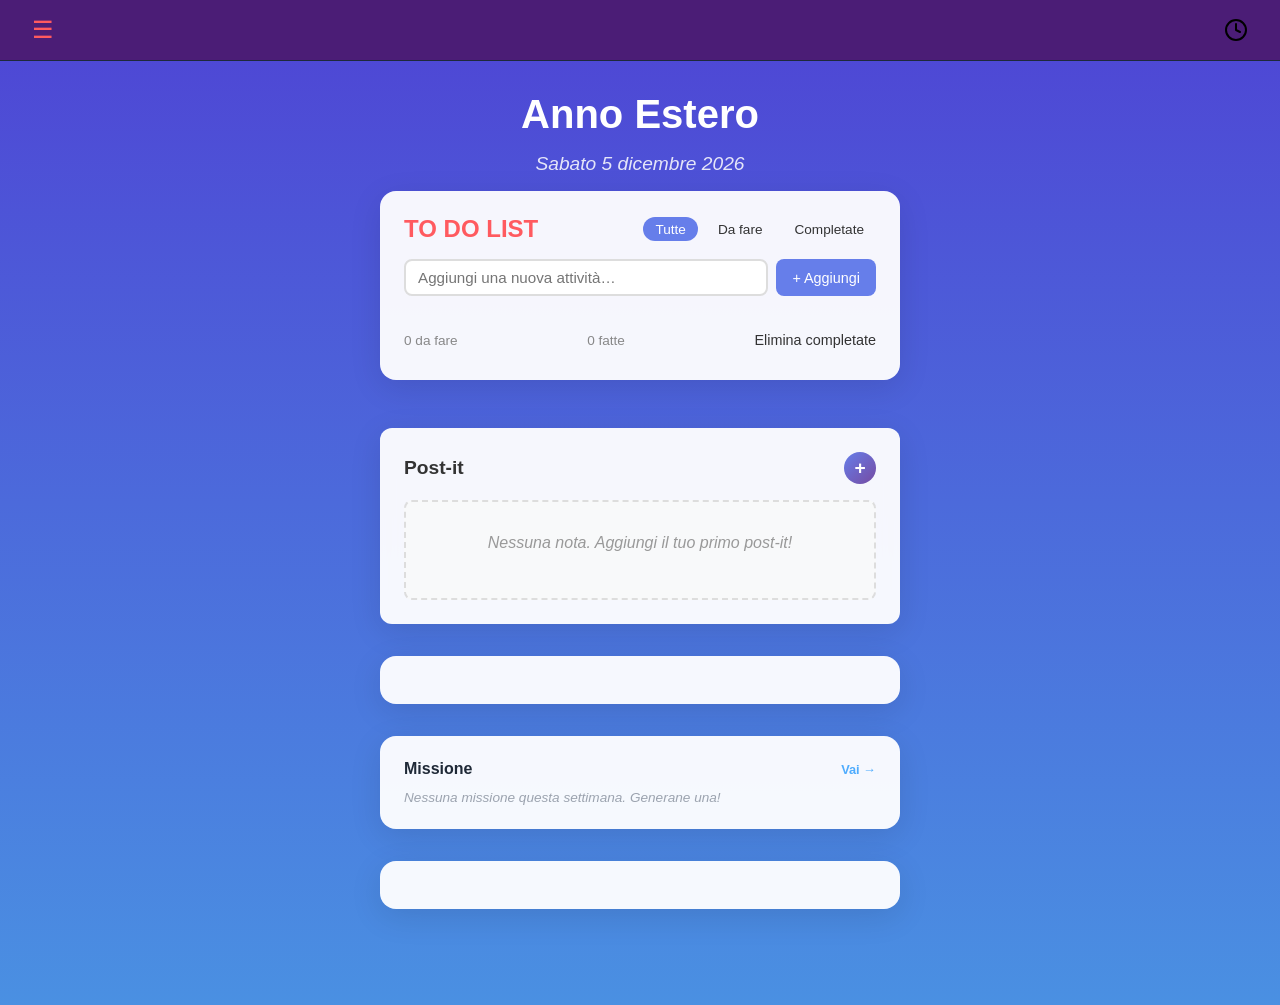
<file: index.html>
<!DOCTYPE html>
<html lang="it">
<head>
    <meta charset="UTF-8">
    <meta name="viewport" content="width=device-width, initial-scale=1.0">
    <title>Anno Estero</title>
    <link rel="stylesheet" href="style.css">
    <link rel="stylesheet" href="home/widget/postit/postit.css">
    <link rel="stylesheet" href="home/widget/todo/todo.css">
    <link rel="stylesheet" href="home/widget/clock/count.css">
    <link rel="stylesheet" href="obiet/obiet/obiet.css">
    <link rel="stylesheet" href="home/widget/missioni/missioni.css">
    <link rel="stylesheet" href="home/widget/video/video.css">
</head>
<body> 

    <!-- Navbar --> 
    <nav class="navbar">
        <div class="navbar-container" id="navbar">
            <!-- Hamburger Menu -->
                <button id="hamburger">☰</button>
                <ul id="menu-list" class="nascosto">
                    <li><a href="#home">Home</a></li>
                    <li><a href="#obiettivi">Obiettivi</a></li>
                    <li><a href="#missioni">Missioni</a></li>
                    <li><a href="#video">Video</a></li>
                    <li><a href="#foto">Foto</a></li>
                    <li><a href="#momenti">Momenti</a></li>
                    <li><a href="#oggi-voglio-dirti">Oggi Voglio Dirti</a></li>
                    <li><a href="#ricordi">Ricordi</a></li>
                    <li><a href="#ti-sto-pensando-con">Ti sto pensando con</a></li>
                    <li><a href="#playlist">Playlist</a></li>
                </ul>

            <!-- Timer/Clock Icon Button -->
            <button class="clock-icon" id="clockIcon" aria-label="Mostra countdown">
                <img src="icons/clock.svg" alt="Icona orologio">
            </button>

            <!-- Countdown Popup -->
            <div class="countdown-popup" id="countdown-popup" style="display: none;">
                <div class="cd-card" role="region" aria-label="Conto alla rovescia per il Ritorno">
                    <!-- HEADER -->
                    <header class="cd-header">
                        <h1 class="cd-title">Ritorno</h1>
                        <span class="cd-dot" aria-hidden="true"></span>
                    </header>
                    <!-- COUNTDOWN -->
                    <div class="cd-grid" aria-live="polite" aria-atomic="true">
                        <div class="cd-unit">
                            <span class="cd-num" id="cd-giorni">---</span>
                            <span class="cd-lbl">Giorni</span>
                        </div>
                        <div class="cd-unit">
                            <span class="cd-num" id="cd-ore">--</span>
                            <span class="cd-lbl">Ore</span>
                        </div>
                        <div class="cd-unit">
                            <span class="cd-num" id="cd-min">--</span>
                            <span class="cd-lbl">Minuti</span>
                        </div>
                        <div class="cd-unit">
                            <span class="cd-num" id="cd-sec">--</span>
                            <span class="cd-lbl">Secondi</span>
                        </div>
                    </div>
                    <!-- FOOTER -->
                    <footer class="cd-footer">
                        <!-- Data target + label -->
                        <div class="cd-tempo">
                            <span class="cd-tempo-tag">Tempo rimanente </span>
                            <span class="cd-tempo-date" id="cd-subtitle"></span>
                        </div>
                        <!-- Switcher fuso orario -->
                        <div class="cd-tz-wrap">
                            <button class="cd-tz-btn" id="cd-tz-btn" aria-haspopup="listbox" aria-label="Seleziona fuso orario">
                                <span class="cd-tz-flag" id="cd-tz-flag">🇮🇹</span>
                                <span class="cd-tz-name" id="cd-tz-name">Italia</span>
                                <span class="cd-tz-arrow" aria-hidden="true">▲</span>
                            </button>
                            <!-- Dropdown -->
                            <div class="cd-tz-menu" id="cd-tz-menu" role="listbox" aria-label="Fusi orari disponibili">
                                <!-- opzioni generate dinamicamente da script.js (CONFIG.fusuOrari) -->
                            </div>
                        </div>
                    </footer>
                </div><!-- /.cd-card -->
            </div>
        </div>
    </nav>
    <!-- SLIDE -->
    <!-- Home -->
    <section class="slide-home" id="home">
        <div class="home-content">

            <!-- Titolo -->
            <h1 class="home-title">Anno Estero</h1>

            <!-- Giorno (aggiornato dinamicamente via JS) -->
            <p class="home-day" id="current-day"></p>

            <!-- Widget: To Do List -->
            <div class="widget" id="todo-widget">
                <div class="todo-header">
                    <span class="todo-title">TO DO LIST</span>
                    <div class="filter-menu">
                        <button class="filter-btn active" data-f="all">Tutte</button>
                        <button class="filter-btn" data-f="open">Da fare</button>
                        <button class="filter-btn" data-f="done">Completate</button>
                    </div>
                </div>
                <div class="input-banner">
                    <input type="text" id="new-task" placeholder="Aggiungi una nuova attività…" />
                    <button id="add-btn">+ Aggiungi</button>
                </div>
                <div class="task-list" id="task-list"></div>
                <div class="todo-footer">
                    <span id="b-open">0 da fare</span>
                    <span id="b-done">0 fatte</span>
                    <button id="clear-completed">Elimina completate</button>
                </div>
            </div>

            <!-- Widget: Post-it / Promemoria -->
            <div class="widget postit-section" id="postit-widget">
                <div class="postit-sec-header">
                    <span class="postit-sec-title">Post-it</span>
                    <button class="postit-add-btn" id="postit-open">+</button>
                </div>
                <div class="postit-container">
                    <div class="postit-grid" id="postit-grid">
                        <div class="postit-empty" id="postit-empty">Nessuna nota. Aggiungi il tuo primo post-it!</div>
                    </div>
                </div>
            </div>

            <!-- Modal Post-it -->
            <div class="postit-overlay" id="postit-overlay">
                <div class="postit-modal">
                    <div class="postit-modal-title">Nuova nota</div>
                    <textarea id="postit-textarea" placeholder="Scrivi la tua nota..."></textarea>
                    <div class="postit-color-row">
                        <span class="postit-color-lbl">Colore:</span>
                        <div class="postit-dot yellow sel" data-color="yellow" style="background:#FFF176"></div>
                        <div class="postit-dot green" data-color="green" style="background:#C8E6C9"></div>
                        <div class="postit-dot pink" data-color="pink" style="background:#F8BBD0"></div>
                        <div class="postit-dot blue" data-color="blue" style="background:#BBDEFB"></div>
                        <div class="postit-dot orange" data-color="orange" style="background:#FFE0B2"></div>
                    </div>
                    <div class="postit-modal-actions">
                        <button class="postit-btn-cancel" id="postit-close">Annulla</button>
                        <button class="postit-btn-save" id="postit-save">Salva</button>
                    </div>
                </div>
            </div>

            <!-- Widget: Obiettivi (dati dall'altra scheda) -->
            <div class="widget" id="obiettivi-widget">

            </div>

            <!-- Widget: Missione (dati dall'altra scheda) -->
            <div class="widget" id="missione-widget"></div>

            <!-- Widget: Immagine del giorno (dati dall'altra scheda) -->
            <div class="widget" id="immagine-del-giorno"></div>

        </div>
    </section>

    <!-- Obiettivi -->
    <section class="slide-obiettivi" id="obiettivi">
        <div class="obiettivi-content">

            <!-- Titolo -->
            <h1 class="obiettivi-title">Obiettivi</h1>
            <!--da fare-->
            <!-- Settimana a partire dalla data segnata nel js (aggiornato dinamicamente via JS) -->
            <p class="obiet-set" id="current-set"></p>
            <!-- Widget Inserimento Obiettivi -->

                <div class="widget" id="widget-obiettivi">
                    <div class="widget-header">
                        <h1 class="widget-title">Obiettivi</h1>
                        <div class="widget-counter"><span id="doneCount">0</span> / 5 completati</div>
                    </div>

                    <div class="obiettivi-list" id="list">
                    <!-- generati da main.js -->
                    </div>

                    <div class="widget-footer">
                    <div class="progress-bar-wrap">
                        <div class="progress-bar" id="progress"></div>
                    </div>
                    <div class="progress-label"><span id="pct">0</span>%</div>
                    <button class="save-btn" id="saveBtn">Salva</button>
                    </div>
                </div>
                <div class="toast" id="toast">Obiettivi salvati ✓</div>
            <!-- Andamento obiettivi della settimana -->
                <div class="widget" id="widget-andamento">
                    <!-- visione linea percentuale obiettivi altro utente andamento obiettivi settimana -->
                     <div class="widget-header">
                        <h1 class="widget-title">Andamento Obiettivi</h1>
                        <select id="user-select" class="user-select">
                            <option value="current">Utente corrente</option>
                            <option value="user1">Utente 1</option>
                            <option value="user2">Utente 2</option>
                        </select>
                    </div>
                     <div class="widget-ob-other">
                        <div class="progress-bar-wrap">
                            <div class="progress-bar" id="progress-andamento"></div>
                        </div>
                        <div class="progress-label"><span id="pct-andamento">0</span>%</div>
                    </div>
                    </div>
                </div>

            <!-- Lista Obiettivi completa con aggiunta di filtro -->
             <div class="widget" id="widget-lista">
                <div class="widget-header">
                    <h1 class="widget-title">Lista Obiettivi</h1>
                    <select id="filter-select" class="filter-select">
                        <option value="all">Tutti</option>
                        <option value="done">Completati</option>
                        <option value="open">Da fare</option>
                    </select>
                </div>
                <div class="lista-obiettivi" id="lista-obiettivi">
                    <!-- Gli obiettivi filtrati verranno inseriti qui dinamicamente -->
                </div>
             </div>

        </div>
    </section>

    <!-- Missioni -->
    <section class="slide-missioni" id="missioni">
        <div class="missioni-content">

            <!-- Header -->
            <div class="ms-header">
                <h2 class="ms-title">Missioni</h2>
                <p class="ms-subtitle">Ogni settimana una nuova sfida da fare insieme.</p>
                <p class="ms-week-label" id="ms-week-label"></p>
            </div>

            <!-- Missione corrente -->
            <div class="ms-current-section" id="ms-current-section">

                <!-- Stato A: nessuna missione → bottone genera -->
                <div class="ms-generate-area" id="ms-generate-area">
                    <p class="ms-cta-text">Nessuna missione per questa settimana!</p>
                    <button class="ms-generate-btn" id="ms-generate-btn">🎲 Genera Missioni</button>
                </div>

                <!-- Stato B: 3 scelte -->
                <div class="ms-choices" id="ms-choices" style="display:none">
                    <p class="ms-pick-label">Scegli la tua missione:</p>
                    <div class="ms-choices-grid" id="ms-choices-grid"></div>
                    <div class="ms-choices-back">
                        <button class="ms-back-btn" id="ms-back-btn">← Torna indietro</button>
                    </div>
                </div>

                <!-- Stato C: missione attiva -->
                <div id="ms-active" style="display:none">
                    <div class="ms-active-card" id="ms-active-card"></div>
                    <button class="ms-change-btn" id="ms-change-btn">↻ Genera nuova missione</button>
                </div>

            </div>

            <!-- Storico missioni -->
            <!-- <div class="widget" id="widget-ms"> -->
                <div class="ms-history-section">
                    <h3 class="ms-history-title">Storico Missioni</h3>
                    <div class="ms-history-list" id="ms-history-list"></div>
                    <div class="ms-history-empty" id="ms-history-empty" style="display:none">Nessuna missione in archivio ancora.</div>
                </div>
            <!-- </div> -->

        </div>
    </section>

    <!-- Video -->
    <section class="slide-video" id="video">
        <div class="video-content">

            <!-- Header -->
            <div class="vd-page-header">
                <h2 class="vd-page-title">Video</h2>
                <p class="vd-page-subtitle">I vostri momenti in movimento.</p>
            </div>

            <!-- Widget: Galleria (Slideshow) -->
            <div class="vd-widget">
                <div class="vd-widget-label">Galleria</div>
                <div style="position:relative">
                    <div class="vd-slideshow-wrap" id="vd-slideshow-wrap">
                        <div class="vd-slide-placeholder">
                            <div class="vd-slide-play-icon">🎬</div>
                            <span class="vd-slide-ph-title">Caricamento...</span>
                        </div>
                    </div>
                    <button class="vd-arrow vd-arrow-prev" id="vd-arrow-prev" aria-label="Precedente">‹</button>
                    <button class="vd-arrow vd-arrow-next" id="vd-arrow-next" aria-label="Successivo">›</button>
                </div>
                <div class="vd-dots" id="vd-dots"></div>
            </div>

            <!-- Widget: Aggiungi video -->
            <div class="vd-widget">
                <div class="vd-widget-label">Aggiungi video</div>
                <div class="vd-add-area" id="vd-add-area" role="button" tabindex="0"
                     aria-label="Aggiungi un video dalla tua galleria">
                    <div class="vd-add-plus">+</div>
                    <div class="vd-add-text">Aggiungi un video</div>
                    <div class="vd-add-hint">Tocca per scegliere dalla tua galleria</div>
                </div>
                <div class="vd-local-preview">
                    <div id="vd-local-list"></div>
                </div>
                <input type="file" id="vd-file-input" accept="video/*" multiple style="display:none">
            </div>

            <!-- Widget: Tutti i video -->
            <div class="vd-widget">
                <div class="vd-widget-label">Tutti i video</div>
                <div class="vd-filter-row" id="vd-filter-row"></div>
                <div class="vd-grid" id="vd-grid"></div>
                <button class="vd-load-more" id="vd-load-more" style="display:none">Carica altri</button>
            </div>

            <!-- Widget: Video della settimana -->
            <div class="vd-widget">
                <div class="vd-widget-label">
                    <span class="vd-weekly-badge">🏆 Video della settimana</span>
                </div>
                <div id="vd-weekly-container"></div>
            </div>

        </div>

        <!-- Modal player -->
        <div class="vd-player-overlay" id="vd-player-overlay">
            <div class="vd-player-box">
                <button class="vd-player-close" id="vd-player-close" aria-label="Chiudi">✕</button>
                <div id="vd-player-content"></div>
            </div>
        </div>

    </section>

    <!-- Foto -->
    <section class="slide-foto" id="foto">
        <h2>Foto</h2>
        <p>Share and view photos together</p>
    </section>
    
    <!-- Momenti -->
    <section class="slide-momenti" id="momenti">
        <h2>Momenti</h2>
        <p>Share and view special moments together</p>
    </section>

    <!-- Oggi Voglio Dirti -->
    <section class="slide-oggi-voglio-dirti" id="oggi-voglio-dirti">
        <h2>Oggi Voglio Dirti</h2>
        <p>Share daily thoughts and feelings with each other</p>
    </section>

    <!-- Ricordi -->
    <section class="slide-ricordi" id="ricordi">
        <h2>Ricordi</h2>
        <p>Store and revisit your shared memories</p>
    </section>

    <!-- Ti sto pensando con -->
    <section class="slide-ti-sto-pensando-con" id="ti-sto-pensando-con">
        <h2>Ti sto pensando con</h2>
        <p>Share what you're thinking about each other</p>
    </section>

    <!-- Playlist -->
    <section class="slide-playlist" id="playlist">
        <h2>Playlist</h2>
        <p>Create and share playlists together</p>
    </section>


    <script src="app.js"></script>
    <script src="home/widget/postit/postit.js"></script>
    <script src="home/widget/clock/count.js"></script>
    <script src="obiet/obiet/obiet.js"> </script>
    <script src="utils.js"></script>
    <script src="home/widget/missioni/missioni.js"></script>
    <script src="home/widget/video/video.js"></script>
</body>
</html>
</file>
<file: style.css>
/* Style.css - Navbar and Main Styles */
:root{
    --navbar-bg: #4b1d76; 
    --colore-bordo: #1e293b;
    --corallo: #FF5A5F;
    --azzurro: #4A90E2;
    --indaco:#4E44D4;
    --giallo: #F5A623;
    --oro: #FFD700;
    --arancione: #FF7E5F;
    --white: #FFFFFF;
}

/*Reset and Base Styles*/
*, *::before, *::after {
  box-sizing: border-box;
  margin: 0;
  padding: 0;
}

body {
    font-family: -apple-system, BlinkMacSystemFont, 'Segoe UI', 'Roboto', 'Oxygen', 'Ubuntu', 'Cantarell', 'Fira Sans', 'Droid Sans', sans-serif;
    background-color: #f5f5f5;
    display: block;
    /*display: flexbox;*/
}

html {
  scroll-behavior: smooth;
}

a {
  text-decoration: none;
  color: inherit;
}

img {
  display: block;
  max-width: 100%;
}


/*
/*slide generica
.slide {
    width: 100%;
    height: 100%;
    display: flex;
    flex-direction: column;
    justify-content: center;
    align-items: center;
    text-align: center;
    z-index: 1;
    opacity: 0;
    pointer-events: none;
    transition: opacity var(--transition-slow);
    position: absolute;
    overflow-y: auto;
}
*/
/* Navbar Styles */
.navbar {
    background-color: var(--navbar-bg);
    position: fixed;
    top: 0;
    left: 0;
    right: 0;
    z-index: 1000;
    backdrop-filter: blur(12px);
    border-bottom: 1px solid var(--colore-bordo);
}

.navbar-container {
    display: flex;
    justify-content: space-between;
    align-items: center;
    padding: 1rem 1.5rem;
    max-width: 100%;
    height: 60px;
}

/* Hamburger Button */
#hamburger {
    cursor: pointer;
    background: none;
    border: none;
    font-size: 1.5rem;
    color: var(--corallo);
    padding: 0.5rem;
    transition: all 0.3s ease;
}

#hamburger:hover {
    color: #0066cc;
}

/* Menu List */
#menu-list {
    position: absolute;
    top: 3.75rem; /* Posizione sotto la navbar */
    left: 0;
    /*background-color: rgba(255, 255, 255, 0.8);*/
    background-color: #666; /* Colore grigio con trasparenza */
    backdrop-filter: blur(10px);
    -webkit-backdrop-filter: blur(10px);

    list-style: none;
    /*width: 100%;*/
    max-width: 250px;
    box-shadow: 0 4px 12px rgba(0, 0, 0, 0.15);
    border-radius: 4px;
    margin: 0;
    padding: 0;
    transition: all 0.3s ease;

    /**/
    background: rgba(255, 255, 255, 0.2);
    border-radius: 1rem;
    backdrop-filter: blur(10px);
    -webkit-backdrop-filter: blur(10px); /* Supporto Safari */
    border: 1px solid rgba(255, 255, 255, 0.3);
    /*padding: 1.75rem;*/
}
/*
#menu-list li {
    border-bottom: 1px solid #f0f0f0;
}*/

#menu-list li:last-child {
    border-bottom: none;
}

#menu-list a {
    display: block;
    padding: 1rem 1.5rem;
    color: #333;
    text-decoration: none;
    transition: all 0.2s ease;
}

#menu-list a:hover {
    /*background-color: #f0f0f0;*/
    color: #0066cc;
    padding-left: 2rem;
}

/* Hidden Menu */
.nascosto {
    display: none !important;
}

/* Menu Open Blur Effect */
body.menu-open section[class^="slide-"] {
    filter: blur(5px);
}

/* Clock Icon */
.clock-icon {
    cursor: pointer;
    display: flex;
    align-items: center;
    justify-content: center;
    width: 40px;
    height: 40px;
    border-radius: 50%;
    color: #333;
    transition: all 0.3s ease;
    background: none;
    border: none;
    padding: 0;
}

/*animazione quando schiacci il bottone*/
.clock-icon:active {
    transform: scale(0.5);
} 

.clock-icon:hover {
    background-color: transparent;
}

.clock-icon img {
    width: 1.5rem;
    height: 1.5rem;
}

/* Countdown Popup */
.countdown-popup {
    position: absolute;
    top: 100%; /* Sotto la navbar */
    right: 1.5rem; /* Allineato a destra come l'icona */
    border-radius: 12px;
    box-shadow: 0 8px 32px rgba(0, 0, 0, 0.1);
    backdrop-filter: blur(10px);
    z-index: 1001; /* Sopra la navbar */
    max-width: 300px;
}

/* Main Content */
.main-content {
    padding: 2rem 1.5rem;
    text-align: center;
}

.main-content h1 {
    color: #333;
    margin-bottom: 1rem;
    font-size: 2rem;
}

.main-content p {
    color: #666;
    font-size: 1rem;
}

/* Slide Styles */
section[class^="slide-"] {
    display: none;
    min-height: 100vh;
    padding: 2rem 1.5rem;
    text-align: center;
    opacity: 0;
    transform: translateX(100%);
    transition: all 0.5s ease-in-out;
}

section[class^="slide-"].active {
    display: block;
    opacity: 1;
    transform: translateX(0);
    /*margin-top: 3.75rem;*/
    overflow-y: auto;
}

.slide-home {
    background: linear-gradient(var(--indaco) 0%, var(--azzurro) 100%);
    color: white;
}

.slide-obiettivi {
    background: linear-gradient(var(--giallo) 0%, var(--arancione) 100%);
    color: white;
}

.slide-missioni {
    background: linear-gradient(135deg, #4facfe 0%, #00f2fe 100%);
    color: white;
}

.slide-video {
    background: linear-gradient(135deg, #43e97b 0%, #38f9d7 100%);
    color: white;
}

.slide-foto {
    background: linear-gradient(135deg, #fa709a 0%, #fee140 100%);
    color: white;
}

.slide-momenti {
    background: linear-gradient(135deg, #a8edea 0%, #fed6e3 100%);
    color: black;
}

.slide-oggi-voglio-dirti {
    background: linear-gradient(135deg, #ff9a9e 0%, #fecfef 100%);
    color: black;
}

.slide-ricordi {
    background: linear-gradient(135deg, #ffecd2 0%, #fcb69f 100%);
    color: black;
}

.slide-ti-sto-pensando-con {
    background: linear-gradient(135deg, #a8c0ff 0%, #3f2b96 100%);
    color: white;
}

.slide-playlist {
    background: linear-gradient(135deg, #ff9a9e 0%, #fecfef 100%);
    color: black;
}

section[class^="slide-"] h1,
section[class^="slide-"] h2 {
    margin-bottom: 1rem;
    /*margin-top: 3.75rem;*/
    font-size: 2.5rem;
}

section[class^="slide-"] p {
    font-size: 1.2rem;
    max-width: 600px;
    margin: 0 auto;
}

/*home*/

.home-content {
    display: flex;
    flex-direction: column;
    justify-content: center;
    align-items: center;
    min-height: 100vh;
    padding-top: 3.75rem;
    padding-bottom:3rem;
    text-align: center;
}


.widget {
    /*rettangolo bianco*/
    background: rgba(255, 255, 255, 0.95);
    border-radius: 1rem;
    padding: 1.5rem;
    margin: 1rem auto;
   /* margin-top: 2rem;*/
    /*margin: 2rem auto;*/
    max-width: 560px;
    /*height: 50rem;*/
    box-shadow: 0 8px 32px rgba(0, 0, 0, 0.1);
   /* color: #333;*/
    text-align: left;
}

.home-title{
    font-size: 2.5rem;
    margin-bottom: 0.5rem;
    color: var(--white);
}

.home-day {
    font-size: 1.1rem;
    opacity: 0.85;
    margin-bottom: 2rem;
    font-style: italic;
}

.home-content p {
    color: var(--white);
}
/*
.todo-title {
    font-size: 1.5rem;
    color: var(--corallo);
    /*padding-bottom: 1rem;
    font-weight: 700;
    padding-right: 1rem;
}*/

.filter-menu {
    display: flex;
    gap: 0.5rem;
}

.filter-btn{
    padding: 0.3rem 0.75rem;
    border: 1px solid #ddd;
    border-radius: 20px;
    background: #f8f9fa;
    color: #555;
    font-size: 0.85rem;
    cursor: pointer;
    transition: all 0.2s ease;
}
.filter-btn.active,
.filter-btn:hover {
    background: #667eea;
    color: white;
    border-color: #667eea;
}

.input-banner {
    display: flex;
    gap: 0.5rem;
    margin: 1rem 0;
}

.input-banner input {
    flex: 1;
    padding: 0.5rem 0.75rem;
    border: 2px solid #ddd;
    border-radius: 8px;
    font-size: 0.95rem;
    font-family: inherit;
    transition: border-color 0.3s ease;
}

.input-banner input:focus {
    outline: none;
    border-color: #667eea;
}

.input-banner button {
    padding: 0.5rem 1rem;
    background: #667eea;
    color: white;
    border: none;
    border-radius: 8px;
    font-size: 0.9rem;
    cursor: pointer;
    transition: background 0.2s ease;
}

.input-banner button:hover {
    background: #556cd6;
}

.task-list {
    display: flex;
    flex-direction: column;
    gap: 0.5rem;
    max-height: 260px;
    overflow-y: auto;
}

.task-item {
    display: flex;
    align-items: center;
    gap: 0.75rem;
    padding: 0.5rem 0.75rem;
    background: #f8f9fa;
    border-radius: 8px;
}

.task-item.completed .task-text {
    text-decoration: line-through;
    color: #999;
}

.task-checkbox {
    cursor: pointer;
    width: 16px;
    height: 16px;
}

.task-text {
    flex: 1;
    font-size: 0.95rem;
    color: #333;
}

.task-delete {
    background: none;
    border: none;
    color: #ccc;
    font-size: 1.2rem;
    cursor: pointer;
    transition: color 0.2s ease;
    line-height: 1;
}

.task-delete:hover {
    color: #e53e3e;
}

.todo-footer {
    display: flex;
    justify-content: space-between;
    margin-top: 0.75rem;
    font-size: 0.85rem;
    color: #888;
}


/*Obiettivi*/
.obiettivi-content {
    display: flex;
    flex-direction: column;
    justify-content: center;
    align-items: center;
    min-height: 100vh;
    padding-top: 3.75rem;
    padding-bottom:3rem;
    text-align: center;
}

.obiettivi-title{
    font-size: 2.5rem;
    margin-bottom: 0.5rem;
    color: var(--white);
}

/*impostare il paragrafo di widget-ob-other di colore blu*/
.widget-ob-other p {
    color: var(--azzurro);
}


































/* Responsive Design */
@media (max-width: 768px) {
    .navbar-container {
        padding: 1rem;
        position: relative;
    }

    #menu-list {
        max-width: 100%;
    }

    .main-content {
        padding: 1.5rem 1rem;
    }

    .main-content h1 {
        font-size: 1.5rem;
    }

    .todolist {
        margin: 1rem;
        padding: 1rem;
    }

    .input-row {
        flex-direction: column;
    }

    .filter-row {
        flex-direction: column;
    }
}










/* Responsive Design */
@media (max-width: 768px) {
    .navbar-container {
        padding: 1rem;
        position: relative;
    }

    #menu-list {
        max-width: 100%;
    }

    .main-content {
        padding: 1.5rem 1rem;
    }

    .main-content h1 {
        font-size: 1.5rem;
    }

    .todolist {
        margin: 1rem;
        padding: 1rem;
    }

    .input-row {
        flex-direction: column;
    }

    .filter-row {
        flex-direction: column;
    }
}
</file>
<file: home/widget/postit/postit.css>
/* Post-it Widget Styles */
.postit-section {
    background: rgba(255, 255, 255, 0.95);
    border-radius: 12px;
    padding: 1.5rem;
    margin-top: 2rem;
    box-shadow: 0 8px 32px rgba(0, 0, 0, 0.1);
    backdrop-filter: blur(10px);
    max-width: 600px;
    width: 100%;
}

.postit-sec-header {
    display: flex;
    justify-content: space-between;
    align-items: center;
    margin-bottom: 1rem;
}

.postit-sec-title {
    font-size: 1.2rem;
    font-weight: 600;
    color: #333;
}

.postit-add-btn {
    width: 32px;
    height: 32px;
    border-radius: 50%;
    background: linear-gradient(135deg, #667eea 0%, #764ba2 100%);
    color: white;
    border: none;
    font-size: 1.2rem;
    font-weight: bold;
    cursor: pointer;
    transition: transform 0.2s ease;
    display: flex;
    align-items: center;
    justify-content: center;
}

.postit-add-btn:hover {
    transform: scale(1.1);
}

.postit-container {
    position: relative;
}

.postit-grid {
    display: grid;
    grid-template-columns: repeat(auto-fill, minmax(150px, 1fr));
    gap: 1rem;
    min-height: 100px;
}

.postit-empty {
    grid-column: 1 / -1;
    text-align: center;
    color: #999;
    font-style: italic;
    padding: 2rem;
    background: #f8f9fa;
    border-radius: 8px;
    border: 2px dashed #ddd;
}

.postit-note {
    background: #FFF176;
    border-radius: 8px;
    padding: 1rem;
    box-shadow: 0 4px 12px rgba(0, 0, 0, 0.15);
    position: relative;
    transform: rotate(-1deg);
    transition: transform 0.2s ease;
    cursor: pointer;
    min-height: 120px;
    display: flex;
    flex-direction: column;
}

.postit-note:hover {
    transform: rotate(0deg) scale(1.02);
    box-shadow: 0 6px 20px rgba(0, 0, 0, 0.2);
}

.postit-note.yellow { background: #FFF176; }
.postit-note.green { background: #C8E6C9; }
.postit-note.pink { background: #F8BBD0; }
.postit-note.blue { background: #BBDEFB; }
.postit-note.orange { background: #FFE0B2; }

.postit-note-content {
    flex: 1;
    font-size: 0.9rem;
    line-height: 1.4;
    color: #333;
    word-wrap: break-word;
    margin-bottom: 0.5rem;
}

.postit-note-date {
    font-size: 0.7rem;
    color: #666;
    align-self: flex-end;
    margin-top: auto;
}

.postit-note-delete {
    position: absolute;
    top: 8px;
    right: 8px;
    background: rgba(220, 53, 69, 0.8);
    color: white;
    border: none;
    border-radius: 50%;
    width: 20px;
    height: 20px;
    font-size: 0.8rem;
    cursor: pointer;
    opacity: 0;
    transition: opacity 0.2s ease;
}

.postit-note:hover .postit-note-delete {
    opacity: 1;
}

/* Modal Overlay */
.postit-overlay {
    position: fixed;
    top: 0;
    left: 0;
    width: 100%;
    height: 100%;
    background: rgba(0, 0, 0, 0.5);
    display: none;
    align-items: center;
    justify-content: center;
    z-index: 1000;
}

.postit-overlay.active {
    display: flex;
}

.postit-modal {
    background: white;
    border-radius: 12px;
    padding: 1.5rem;
    width: 90%;
    max-width: 400px;
    box-shadow: 0 10px 40px rgba(0, 0, 0, 0.3);
}

.postit-modal-title {
    font-size: 1.2rem;
    font-weight: 600;
    margin-bottom: 1rem;
    color: #333;
}

#postit-textarea {
    width: 100%;
    min-height: 100px;
    padding: 0.75rem;
    border: 2px solid #ddd;
    border-radius: 8px;
    font-family: inherit;
    font-size: 1rem;
    resize: vertical;
    margin-bottom: 1rem;
    transition: border-color 0.3s ease;
}

#postit-textarea:focus {
    outline: none;
    border-color: #667eea;
}

.postit-color-row {
    display: flex;
    align-items: center;
    gap: 0.75rem;
    margin-bottom: 1.5rem;
}

.postit-color-lbl {
    font-size: 0.9rem;
    color: #666;
    font-weight: 500;
}

.postit-dot {
    width: 24px;
    height: 24px;
    border-radius: 50%;
    cursor: pointer;
    border: 2px solid transparent;
    transition: all 0.2s ease;
}

.postit-dot.sel {
    border-color: #333;
    transform: scale(1.2);
}

.postit-modal-actions {
    display: flex;
    gap: 0.75rem;
    justify-content: flex-end;
}

.postit-btn-cancel,
.postit-btn-save {
    padding: 0.5rem 1rem;
    border: none;
    border-radius: 6px;
    font-size: 0.9rem;
    font-weight: 500;
    cursor: pointer;
    transition: all 0.2s ease;
}

.postit-btn-cancel {
    background: #f8f9fa;
    color: #666;
}

.postit-btn-cancel:hover {
    background: #e9ecef;
}

.postit-btn-save {
    background: linear-gradient(135deg, #667eea 0%, #764ba2 100%);
    color: white;
}

.postit-btn-save:hover {
    transform: translateY(-1px);
    box-shadow: 0 4px 12px rgba(102, 126, 234, 0.3);
}

/* Responsive Design */
@media (max-width: 768px) {
    .postit-section {
        margin: 1rem;
        padding: 1rem;
    }

    .postit-grid {
        grid-template-columns: 1fr;
        gap: 0.75rem;
    }

    .postit-note {
        min-height: 100px;
        padding: 0.75rem;
    }

    .postit-modal {
        margin: 1rem;
        padding: 1rem;
    }
}
</file>
<file: home/widget/todo/todo.css>
/*to do list css*/
.todo-container {
    position: fixed;
    top: 20px;
    right: 20px;
    width: 250px;
    background-color: #fff;
    box-shadow: 0 2px 8px rgba(0, 0, 0, 0.1);
    border-radius: 4px;
    padding: 1rem;
    z-index: 1001;
}
.todo-header {
    display: flex;
    justify-content: space-between;
    align-items: center;
    margin-bottom: 1rem;
}
.todo-header h2 {
    font-size: 1.2rem;
    color: #333;
}
.todo-title {
    font-size: 1.5rem;
    color: var(--corallo);
    /*padding-bottom: 1rem;*/
    font-weight: 700;
    padding-right: 1rem;
}

.todo-header button {
    background: none;
    border: none;
    /*font-size: 1.5rem;*/
    color: #333;
    cursor: pointer;
    transition: all 0.3s ease;
}
.todo-header button:hover {
    color: #0066cc;
}
.todo-list {
    list-style: none;
    padding: 0;
    margin: 0;
}
.todo-list li {
    display: flex;
    justify-content: space-between;
    align-items: center;
    padding: 0.5rem 0;
    border-bottom: 1px solid #f0f0f0;
}
.todo-list li:last-child {
    border-bottom: none;
}   

.todo-list li .delete-btn {
    background: none;
    border: none;
    font-size: 1.2rem;
    color: #333;
    cursor: pointer;
    transition: all 0.3s ease;
}
.todo-list li .delete-btn:hover {
    color: #ff0000;
}
.todo-input {
    width: 100%;
    padding: 0.5rem;
    border: 2px solid #ddd;
    border-radius: 4px;
    font-family: inherit;
    font-size: 1rem;
    margin-bottom: 0.5rem;
    transition: border-color 0.3s ease;
}
.todo-input:focus {
    outline: none;
    border-color: #667eea;
}
.todo-add-btn {
    width: 100%;
    padding: 0.5rem;
    background-color: #667eea;
    color: #fff;
    border: none;
    border-radius: 4px;
    font-size: 1rem;
    cursor: pointer;
    transition: all 0.3s ease;
}
.todo-add-btn:hover {
    background-color: #556cd6;
}

.todo-footer {
    display: flex;
    justify-content: space-between;
    align-items: center;
    padding: 0.5rem 0;
}
.todo-footer button {
    background: none;
    border: none;
    font-size: 0.9rem;
    color: #333;
    cursor: pointer;
    transition: all 0.3s ease;
}
.todo-footer button:hover {
    color: #0066cc;
}
.todo-footer .clear-btn {
    color: #ff0000;
}
.todo-footer .clear-btn:hover {
    color: #cc0000;
}
.todo-footer .count {
    font-size: 0.9rem;
    color: #666;
}
.todo-footer .count span {
    font-weight: 600;
    color: #333;
}   
.todo-modal {
    position: fixed;
    top: 0;
    left: 0;
    width: 100%;
    height: 100%;
    background-color: rgba(0, 0, 0, 0.5);
    display: flex;
    justify-content: center;
    align-items: center;
    z-index: 1002;
}
.todo-modal-content {
    background-color: #fff;
    padding: 1.5rem;
    border-radius: 4px;
    width: 90%;
    max-width: 400px;
    box-shadow: 0 10px 40px rgba(0, 0, 0, 0.3);
}
.todo-modal-content h3 {
    font-size: 1.2rem;
    margin-bottom: 1rem;
    color: #333;
}
.todo-modal-content p {
    font-size: 1rem;
    color: #666;
    margin-bottom: 1.5rem;
}
.todo-modal-content button {
    padding: 0.5rem 1rem;
    background-color: #667eea;
    color: #fff;
    border: none;
    border-radius: 4px;
    font-size: 1rem;
    cursor: pointer;
    transition: all 0.3s ease;
}
.todo-modal-content button:hover {
    background-color: #556cd6;
}
/* Responsive Design */
@media (max-width: 600px) {
    .todo-container {
        width: 90%;
        right: 5%;
        top: 10px;
    }
    .todo-header h2 {
        font-size: 1rem;
    }
    .todo-header button {
        font-size: 1.2rem;
    }
    .todo-list li {
        padding: 0.25rem 0;
    }
    .todo-list li .delete-btn {
        font-size: 1rem;
    }
    .todo-input {
        font-size: 0.9rem;
    }
    .todo-add-btn {
        font-size: 0.9rem;
    }
    .todo-footer button {
        font-size: 0.8rem;
    }
    .todo-footer .count {
        font-size: 0.8rem;
    }
    .todo-modal-content {
        width: 95%;
    }
    .todo-modal-content h3 {
        font-size: 1rem;
    }
    .todo-modal-content p {
        font-size: 0.9rem;
    }
    .todo-modal-content button {
        font-size: 0.9rem;
    }
}
</file>
<file: home/widget/clock/count.css>
/* ===== COUNTDOWN WIDGET — RITORNO ===== */

@import url('https://fonts.googleapis.com/css2?family=DM+Mono:wght@400;500&family=DM+Sans:wght@400;500;600&display=swap');

* {
  box-sizing: border-box;
  margin: 0;
  padding: 0;
}

:root {
  --bg-card:        #0e0e0e;
  --bg-inner:       #1a1a1a;
  --bg-unit:        #141414;
  --border:         rgba(255, 255, 255, 0.08);
  --border-hover:   rgba(255, 255, 255, 0.16);
  --text-primary:   #f0ede8;
  --text-muted:     rgba(240, 237, 232, 0.4);
  --accent:         #e8a04a;
  --accent-dim:     rgba(232, 160, 74, 0.12);
  --radius-card:    20px;
  --radius-unit:    12px;
  --radius-btn:     24px;
  --font-mono:      'DM Mono', monospace;
  --font-sans:      'DM Sans', sans-serif;
  --transition:     180ms ease;
}

/* ---- CARD WRAPPER ---- */
.cd-card {
  background: var(--bg-card);
  border-radius: var(--radius-card);
  border: 0.5px solid var(--border);
  width: 100%;
  max-width: 400px;
  margin: 0 auto;
  overflow: hidden;
  font-family: var(--font-sans);
  color: var(--text-primary);
}

/* ---- HEADER ---- */
.cd-header {
  display: flex;
  align-items: center;
  justify-content: center;
  padding: 20px 22px 16px;
  border-bottom: 0.5px solid var(--border);
  position: relative;
}

.cd-title {
  font-size: 16px;
  font-weight: 600;
  letter-spacing: 0.6px;
  text-transform: uppercase;
}

.cd-dot {
  width: 7px;
  height: 7px;
  border-radius: 50%;
  background: var(--accent);
  position: absolute;
  right: 22px;
  top: 50%;
  transform: translateY(-50%);
  animation: pulse 2s infinite;
}

@keyframes pulse {
  0%, 100% { opacity: 1; transform: translateY(-50%) scale(1); }
  50%       { opacity: 0.4; transform: translateY(-50%) scale(0.75); }
}

/* ---- COUNTDOWN GRID ---- */
.cd-grid {
  display: grid;
  grid-template-columns: repeat(4, 1fr);
  gap: 10px;
  padding: 20px 16px;
  border-bottom: 0.5px solid var(--border);
}

.cd-unit {
  background: var(--bg-unit);
  border: 0.5px solid var(--border);
  border-radius: var(--radius-unit);
  display: flex;
  flex-direction: column;
  align-items: center;
  padding: 14px 6px 10px;
  gap: 6px;
  transition: border-color var(--transition);
}

.cd-unit:hover {
  border-color: var(--border-hover);
}

.cd-num {
  font-family: var(--font-mono);
  font-size: 30px;
  font-weight: 500;
  line-height: 1;
  color: var(--text-primary);
  font-variant-numeric: tabular-nums;
  letter-spacing: -0.5px;
  min-width: 2ch;
  text-align: center;
}

.cd-lbl {
  font-size: 10px;
  color: var(--text-muted);
  text-transform: uppercase;
  letter-spacing: 1.2px;
  font-weight: 500;
}

/* ---- FOOTER ---- */
.cd-footer {
  display: flex;
  align-items: center;
  justify-content: space-between;
  padding: 12px 16px;
  gap: 12px;
}

.cd-tempo {
  display: flex;
  align-items: baseline;
  gap: 5px;
  flex: 1;
  min-width: 0;
}

.cd-tempo-tag {
  font-size: 11px;
  font-weight: 600;
  color: var(--accent);
  white-space: nowrap;
  background: var(--accent-dim);
  padding: 2px 7px;
  border-radius: 6px;
  flex-shrink: 0;
}

.cd-tempo-date {
  font-size: 11px;
  color: var(--text-muted);
  white-space: nowrap;
  overflow: hidden;
  text-overflow: ellipsis;
}

/* ---- TIMEZONE SWITCHER ---- */
.cd-tz-wrap {
  position: relative;
  flex-shrink: 0;
}

.cd-tz-btn {
  display: flex;
  align-items: center;
  gap: 5px;
  padding: 5px 10px 5px 8px;
  background: var(--bg-inner);
  border: 0.5px solid var(--border);
  border-radius: var(--radius-btn);
  color: var(--text-primary);
  font-family: var(--font-sans);
  font-size: 12px;
  font-weight: 500;
  cursor: pointer;
  transition: border-color var(--transition), background var(--transition);
  user-select: none;
}

.cd-tz-btn:hover {
  border-color: var(--border-hover);
  background: #202020;
}

.cd-tz-flag { font-size: 14px; line-height: 1; }
.cd-tz-name { color: var(--text-primary); }
.cd-tz-arrow {
  font-size: 8px;
  color: var(--text-muted);
  transition: transform var(--transition);
}

.cd-tz-btn.open .cd-tz-arrow { transform: rotate(180deg); }

/* ---- DROPDOWN MENU ---- */
.cd-tz-menu {
  display: none;
  position: absolute;
  bottom: calc(100% + 6px);
  right: 0;
  background: #1c1c1c;
  border: 0.5px solid var(--border-hover);
  border-radius: 12px;
  overflow: hidden;
  min-width: 140px;
  z-index: 20;
  box-shadow: 0 8px 24px rgba(0,0,0,0.5);
}

.cd-tz-menu.open { display: block; }

.cd-tz-opt {
  display: flex;
  align-items: center;
  gap: 8px;
  padding: 10px 14px;
  font-family: var(--font-sans);
  font-size: 13px;
  color: var(--text-muted);
  cursor: pointer;
  background: none;
  border: none;
  width: 100%;
  text-align: left;
  transition: background var(--transition), color var(--transition);
}

.cd-tz-opt:hover   { background: rgba(255,255,255,0.05); color: var(--text-primary); }
.cd-tz-opt.active  { color: var(--text-primary); font-weight: 600; }

.cd-tz-opt + .cd-tz-opt {
  border-top: 0.5px solid var(--border);
}
</file>
<file: obiet/obiet/obiet.css>
:root {
  --bg: #0d0d0d;
  --surface: #141414;
  --border: #2a2a2a;
  --border-active: #c9a96e;
  --gold: #c9a96e;
  --gold-dim: #7a6240;
  --text: #3a6da7; /* blu */
  --text-muted: #5a5248;
  --text-dim: #8a7f70;
  --done-bg: #111a12;
  --done-border: #2d5c30;
  --done-text: #7dc982;
  --grey: #555555;
  --radius: 4px;
}
/*
body {
  background: var(--bg);
  min-height: 100vh;
  display: flex;
  align-items: center;
  justify-content: center;
  font-family: 'DM Mono', monospace;
}*/
/*
/* Noise grain overlay 
body::before {
  content: '';
  position: fixed;
  inset: 0;
  background-image: url("data:image/svg+xml,%3Csvg viewBox='0 0 256 256' xmlns='http://www.w3.org/2000/svg'%3E%3Cfilter id='noise'%3E%3CfeTurbulence type='fractalNoise' baseFrequency='0.9' numOctaves='4' stitchTiles='stitch'/%3E%3C/filter%3E%3Crect width='100%25' height='100%25' filter='url(%23noise)' opacity='0.04'/%3E%3C/svg%3E");
  pointer-events: none;
  z-index: 999;
  opacity: 0.4;
}
*/

/* ── Widget container ── */
.widget{
  width: 100%;
  max-width: 520px;
  animation: fadeUp 0.6s ease both;
}

@keyframes fadeUp {
  from { opacity: 0; transform: translateY(24px); }
  to   { opacity: 1; transform: translateY(0); }
}

/* ── Header ── */
.widget-header {
  display: flex;
  align-items: baseline;
  gap: 1rem;
  margin-bottom: 2.5rem;
  border-bottom: 1px solid var(--border);
  position: relative;
}
/*
.widget-header::after {
  content: '';
  position: absolute;
  bottom: -1px;
  left: 0;
  width: 60px;
  height: 1px;
  background: var(--gold);
}*/

.widget-title {
  font-family: 'Playfair Display', serif;
  font-size: 2rem;
  font-weight: 400;
  color: var(--text);
  letter-spacing: -0.02em;
}

.widget-counter {
  font-size: 0.7rem;
  color: var(--text);
  letter-spacing: 0.1em;
  text-transform: uppercase;
  margin-left: auto;
}

.widget-counter span {
  color: var(--text);
  font-weight: 500;
}

/* ── List ── */
.obiettivi-list {
  display: flex;
  flex-direction: column;
  gap: 0.75rem;
}

/* ── Single item ── */
.obiettivo-item {
  display: flex;
  align-items: center;
  gap: 1rem;
  background: #c9a96e;
  border: 1px solid var(--border);
  border-radius: var(--radius);
  padding: 0.85rem 1rem;
  transition: border-color 0.2s, box-shadow 0.2s, background 0.2s;
  animation: itemIn 0.4s ease both;
  position: relative;
  overflow: hidden;
}

.obiettivo-item::before {
  content: '';
  position: absolute;
  top: 0;
  left: 0;
  width: 2px;
  height: 100%;
  background: var(--border);
  transition: background 0.2s;
}

.obiettivo-item:nth-child(1) { animation-delay: 0.05s; }
.obiettivo-item:nth-child(2) { animation-delay: 0.10s; }
.obiettivo-item:nth-child(3) { animation-delay: 0.15s; }
.obiettivo-item:nth-child(4) { animation-delay: 0.20s; }
.obiettivo-item:nth-child(5) { animation-delay: 0.25s; }

@keyframes itemIn {
  from { opacity: 0; transform: translateX(-8px); }
  to   { opacity: 1; transform: translateX(0); }
}

.obiettivo-item:focus-within {
  border-color: var(--border-active);
  box-shadow: 0 0 0 1px rgba(201, 169, 110, 0.12), 0 4px 20px rgba(0, 0, 0, 0.4);
}

.obiettivo-item:focus-within::before {
  background: var(--gold);
}

.obiettivo-item.done {
  background: var(--grey);
  border-color: var(--done-border);
}

.obiettivo-item.done::before {
  background: var(--done-text);
}

/* ── Number ── */
.num {
  font-size: 0.65rem;
  font-weight: 500;
  color: var(--text-muted);
  letter-spacing: 0.05em;
  min-width: 18px;
  user-select: none;
  transition: color 0.2s;
}

.obiettivo-item:focus-within .num { color: var(--gold-dim); }
.obiettivo-item.done .num         { color: var(--done-text); opacity: 0.6; }

/* ── Input ── */
.input-wrap {
  flex: 1;
  display: flex;
  align-items: center;
}

.obiettivo-input {
  width: 100%;
  background: transparent;
  border: none;
  outline: none;
  font-family: 'DM Mono', monospace;
  font-size: 0.82rem;
  font-weight: 300;
  color: var(--text);
  letter-spacing: 0.01em;
  caret-color: var(--gold);
  transition: color 0.2s;
}

.obiettivo-input::placeholder {
  color: var(--text-muted);
  font-style: italic;
}

.obiettivo-input:disabled {
  color: var(--done-text);
  text-decoration: line-through;
  text-decoration-color: rgba(125, 201, 130, 0.4);
}

/* ── Check button ── */
.check-btn {
  width: 22px;
  height: 22px;
  border-radius: 50%;
  border: 1.5px solid var(--border);
  background: transparent;
  cursor: pointer;
  display: flex;
  align-items: center;
  justify-content: center;
  transition: border-color 0.2s, background 0.2s, transform 0.15s;
  flex-shrink: 0;
  outline: none;
}

.check-btn:hover {
  border-color: var(--gold-dim);
  transform: scale(1.1);
}

.check-btn.checked {
  background: var(--done-border);
  border-color: var(--done-text);
}

.check-btn svg {
  width: 10px;
  height: 10px;
  stroke: transparent;
  stroke-width: 2.5;
  stroke-linecap: round;
  stroke-linejoin: round;
  fill: none;
  transition: stroke 0.15s;
}

.check-btn.checked svg { stroke: var(--done-text); }

/* ── Delete button ── */
.del-btn {
  width: 20px;
  height: 20px;
  background: transparent;
  border: none;
  cursor: pointer;
  display: flex;
  align-items: center;
  justify-content: center;
  opacity: 0;
  transition: opacity 0.15s, transform 0.15s;
  outline: none;
  flex-shrink: 0;
  padding: 0;
}

.obiettivo-item:hover .del-btn,
.obiettivo-item:focus-within .del-btn {
  opacity: 1;
}

.del-btn:hover { transform: scale(1.15); }

.del-btn svg {
  width: 12px;
  height: 12px;
  stroke: var(--text-muted);
  stroke-width: 2;
  stroke-linecap: round;
  fill: none;
  transition: stroke 0.15s;
}

.del-btn:hover svg { stroke: #e07070; }

/* ── Footer ── */
.widget-footer {
  margin-top: 2rem;
  padding-top: 1.5rem;
  border-top: 1px solid var(--border);
  display: flex;
  align-items: center;
  justify-content: space-between;
  gap: 1rem;
}

.progress-bar-wrap {
  flex: 1;
  height: 2px;
  background: var(--border);
  border-radius: 2px;
  overflow: hidden;
}

.progress-bar {
  height: 100%;
  background: linear-gradient(90deg, var(--gold-dim), var(--gold));
  border-radius: 2px;
  transition: width 0.4s cubic-bezier(0.4, 0, 0.2, 1);
  width: 0%;
}

.progress-label {
  font-size: 0.65rem;
  letter-spacing: 0.1em;
  color: var(--text-muted);
  text-transform: uppercase;
  white-space: nowrap;
}

.progress-label span { color: var(--text); }

.save-btn {
  background: var(--gold);
  color:#0d0d0d;
  border: none;
  padding: 0.5rem 1.2rem;
  font-family: 'DM Mono', monospace;
  font-size: 0.7rem;
  font-weight: 600;
  letter-spacing: 0.08em;
  text-transform: uppercase;
  border-radius: var(--radius);
  cursor: pointer;
  transition: background 0.2s, transform 0.15s;
}

.save-btn:hover  { background: #d4b580; transform: translateY(-1px); }
.save-btn:active { transform: translateY(0); }

/* ── Toast ── */
.toast {
  position: fixed;
  bottom: 2rem;
  left: 50%;
  transform: translateX(-50%) translateY(20px);
  background: var(--surface);
  border: 1px solid var(--done-border);
  color: var(--done-text);
  font-family: 'DM Mono', monospace;
  font-size: 0.72rem;
  letter-spacing: 0.05em;
  padding: 0.6rem 1.2rem;
  border-radius: var(--radius);
  opacity: 0;
  transition: opacity 0.3s, transform 0.3s;
  pointer-events: none;
  z-index: 1000;
}

.toast.show {
  opacity: 1;
  transform: translateX(-50%) translateY(0);
}

.andamento-obiettivi {
  margin-bottom: 2rem;

}

.user-select {
  background: var(--surface);
  border: 1px solid var(--border);
  border-radius: var(--radius);
  color: var(--text);
  font-family: 'DM Mono', monospace;
  font-size: 0.7rem;
  padding: 0.25rem 0.5rem;
  outline: none;
}

.user-select:focus {
  border-color: var(--border-active);
}

.filter-select {
  background: var(--surface);
  border: 1px solid var(--border);
  border-radius: var(--radius);
  color: var(--text);
  font-family: 'DM Mono', monospace;
  font-size: 0.7rem;
  padding: 0.25rem 0.5rem;
  outline: none;
}

.filter-select:focus {
  border-color: var(--border-active);
}

.lista-obiettivi {
  display: flex;
  flex-direction: column;
  gap: 0.5rem;
  max-height: 300px;
  overflow-y: auto;
}

.lista-item {
  display: flex;
  align-items: center;
  gap: 1rem;
  background: var(--surface);
  border: 1px solid var(--border);
  border-radius: var(--radius);
  padding: 0.75rem 1rem;
  font-family: 'DM Mono', monospace;
  font-size: 0.8rem;
}

.lista-num {
  font-weight: 500;
  color: var(--text-muted);
  min-width: 24px;
}

.lista-text {
  flex: 1;
  color: var(--text);
}

.lista-text.done {
  text-decoration: line-through;
  color: var(--done-text);
}

.lista-status {
  font-size: 1.2rem;
  color: var(--text-muted);
}
</file>
<file: home/widget/missioni/missioni.css>
/* Missioni Page & Widget Styles */

/* ── Page content wrapper ── */
.missioni-content {
    display: flex;
    flex-direction: column;
    align-items: center;
    min-height: 100vh;
    padding-top: 4.5rem;
    padding-bottom: 3rem;
    padding-left: 1.5rem;
    padding-right: 1.5rem;
}

/* ── Page header ── */
.ms-header {
    text-align: center;
    margin-bottom: 2rem;
    max-width: 560px;
    width: 100%;
}

.ms-title {
    font-size: 2rem;
    font-weight: 700;
    color: white;
    margin-bottom: 0.4rem;
}

.ms-subtitle {
    font-size: 1rem;
    color: rgba(255, 255, 255, 0.85);
    font-style: italic;
    padding-bottom: 1rem;
}

/* ── Week label ── */
.ms-week-label {
    font-size: 0.82rem;
    font-weight: 600;
    letter-spacing: 0.08em;
    text-transform: uppercase;
    color: rgba(255, 255, 255, 0.7);
    margin-top: 0.5rem;
}

/* ── Current section wrapper ── */
.ms-current-section {
    width: 100%;
    max-width: 560px;
    margin-bottom: 2rem;
}

/* ── State A: generate area ── */
.ms-generate-area {
    display: flex;
    flex-direction: column;
    align-items: center;
    gap: 1.25rem;
    padding: 2.5rem 1rem;
    background: rgba(255, 255, 255, 0.15);
    border: 2px dashed rgba(255, 255, 255, 0.45);
    border-radius: 1.25rem;
    backdrop-filter: blur(6px);
}

.ms-cta-text {
    font-size: 1rem;
    color: rgba(255, 255, 255, 0.9);
}

.ms-generate-btn {
    padding: 0.75rem 2rem;
    background: white;
    color: #0e7fe8;
    border: none;
    border-radius: 2rem;
    font-size: 1rem;
    font-weight: 700;
    cursor: pointer;
    box-shadow: 0 4px 16px rgba(0, 0, 0, 0.15);
    transition: transform 0.15s ease, box-shadow 0.15s ease;
}

.ms-generate-btn:hover {
    transform: translateY(-2px);
    box-shadow: 0 6px 22px rgba(0, 0, 0, 0.2);
}

.ms-generate-btn:active {
    transform: scale(0.97);
}

/* ── State B: 3 choices ── */
.ms-choices {
    width: 100%;
}

.ms-pick-label {
    font-size: 0.95rem;
    color: rgba(255, 255, 255, 0.9);
    font-weight: 600;
    margin-bottom: 0.85rem;
    text-align: center;
    padding-bottom: 2rem;
}

.ms-choices-grid {
    display: flex;
    flex-direction: column;
    gap: 0.85rem;
}

.ms-choice-card {
    background: rgba(255, 255, 255, 0.95);
    border-radius: 1rem;
    padding: 1.1rem 1.25rem;
    cursor: pointer;
    box-shadow: 0 4px 18px rgba(0, 0, 0, 0.12);
    border: 2px solid transparent;
    transition: all 0.2s ease;
    display: flex;
    gap: 1rem;
    align-items: flex-start;
}

.ms-choice-card:hover {
    border-color: #4facfe;
    transform: translateY(-2px);
    box-shadow: 0 8px 26px rgba(0, 0, 0, 0.18);
}

.ms-choice-num {
    width: 28px;
    height: 28px;
    border-radius: 50%;
    background: linear-gradient(135deg, #4facfe 0%, #00f2fe 100%);
    color: white;
    font-size: 0.85rem;
    font-weight: 700;
    display: flex;
    align-items: center;
    justify-content: center;
    flex-shrink: 0;
    margin-top: 2px;
}

.ms-choice-title {
    font-size: 0.95rem;
    font-weight: 700;
    color: #1f2937;
    margin-bottom: 0.25rem;
}

.ms-choice-desc {
    font-size: 0.83rem;
    color: #6b7280;
    line-height: 1.4;
}

.ms-choices-back {
    margin-top: 0.75rem;
    text-align: center;
}

.ms-back-btn {
    background: none;
    border: none;
    color: rgba(255, 255, 255, 0.75);
    font-size: 0.85rem;
    cursor: pointer;
    text-decoration: underline;
    transition: color 0.2s ease;
}

.ms-back-btn:hover {
    color: white;
}

/* ── State C: active mission ── */
.ms-active-card {
    background: rgba(255, 255, 255, 0.95);
    border-radius: 1.25rem;
    padding: 1.5rem 1.5rem 1.25rem;
    box-shadow: 0 8px 32px rgba(0, 0, 0, 0.15);
    margin-bottom: 0.85rem;
}

.ms-active-badge {
    display: inline-block;
    font-size: 0.72rem;
    font-weight: 700;
    letter-spacing: 0.06em;
    text-transform: uppercase;
    padding: 0.2rem 0.65rem;
    background: linear-gradient(90deg, #4facfe, #00f2fe);
    color: white;
    border-radius: 999px;
    margin-bottom: 0.75rem;
}

.ms-active-title {
    font-size: 1.1rem;
    font-weight: 700;
    color: #1f2937;
    margin-bottom: 0.4rem;
    line-height: 1.35;
}

.ms-active-desc {
    font-size: 0.88rem;
    color: #6b7280;
    line-height: 1.45;
    margin-bottom: 1.1rem;
}

/* Completion checkbox row */
.ms-done-row {
    display: flex;
    align-items: center;
    gap: 0.75rem;
    padding-top: 0.9rem;
    border-top: 1px solid #f3f4f6;
}

.ms-done-checkbox {
    width: 22px;
    height: 22px;
    border-radius: 50%;
    border: 2.5px solid #d1d5db;
    background: white;
    cursor: pointer;
    display: flex;
    align-items: center;
    justify-content: center;
    transition: all 0.2s ease;
    flex-shrink: 0;
}

.ms-done-checkbox.done {
    background: #10b981;
    border-color: #10b981;
    color: white;
    font-size: 0.8rem;
}

.ms-done-label {
    font-size: 0.92rem;
    font-weight: 600;
    color: #374151;
    cursor: pointer;
    user-select: none;
}

.ms-active-card.done-card {
    opacity: 0.85;
}

.ms-active-card.done-card .ms-active-title {
    text-decoration: line-through;
    color: #9ca3af;
}

.ms-change-btn {
    display: block;
    width: 100%;
    padding: 0.55rem;
    text-align: center;
    background: rgba(255, 255, 255, 0.2);
    color: white;
    border: 1.5px solid rgba(255, 255, 255, 0.5);
    border-radius: 0.75rem;
    font-size: 0.85rem;
    font-weight: 600;
    cursor: pointer;
    backdrop-filter: blur(4px);
    transition: background 0.2s ease;
}

.ms-change-btn:hover {
    background: rgba(255, 255, 255, 0.32);
}

/* ── History section ── */
.ms-history-section {
    width: 100%;
    max-width: 560px;
}

.ms-history-title {
    font-size: 1rem;
    font-weight: 700;
    color: rgba(255, 255, 255, 0.9);
    margin-bottom: 0.85rem;
    text-align: left;
    letter-spacing: 0.03em;
    text-transform: uppercase;
    font-size: 0.82rem;
}

.ms-history-list {
    display: flex;
    flex-direction: column;
    gap: 0.6rem;
}

.ms-history-item {
    background: rgba(255, 255, 255, 0.15);
    backdrop-filter: blur(6px);
    border: 1px solid rgba(255, 255, 255, 0.25);
    border-radius: 0.85rem;
    padding: 0.85rem 1.1rem;
    display: flex;
    align-items: center;
    gap: 0.9rem;
}

.ms-history-icon {
    width: 28px;
    height: 28px;
    border-radius: 50%;
    display: flex;
    align-items: center;
    justify-content: center;
    font-size: 0.95rem;
    flex-shrink: 0;
}

.ms-history-icon.done  { background: rgba(16, 185, 129, 0.25); }
.ms-history-icon.miss  { background: rgba(255, 255, 255, 0.1); }

.ms-history-body {
    flex: 1;
    min-width: 0;
}

.ms-history-item-title {
    font-size: 0.88rem;
    font-weight: 600;
    color: white;
    white-space: nowrap;
    overflow: hidden;
    text-overflow: ellipsis;
}

.ms-history-item-week {
    font-size: 0.75rem;
    color: rgba(255, 255, 255, 0.65);
    margin-top: 0.1rem;
}

.ms-history-badge {
    font-size: 0.7rem;
    font-weight: 700;
    padding: 0.15rem 0.55rem;
    border-radius: 999px;
    white-space: nowrap;
}

.ms-history-badge.done  { background: rgba(16, 185, 129, 0.3); color: #d1fae5; }
.ms-history-badge.miss  { background: rgba(255,255,255,0.1); color: rgba(255,255,255,0.6); }

.ms-history-empty {
    font-size: 0.85rem;
    color: rgba(255, 255, 255, 0.6);
    font-style: italic;
    text-align: center;
    padding: 1.5rem 0;
}

/* ── Home widget ── */
.ms-widget-header {
    display: flex;
    justify-content: space-between;
    align-items: center;
    margin-bottom: 0.75rem;
}

.ms-widget-title {
    font-size: 1rem;
    font-weight: 700;
    color: #1f2937;
}

.ms-widget-link {
    font-size: 0.8rem;
    color: #4facfe;
    font-weight: 600;
    cursor: pointer;
}

.ms-widget-empty {
    font-size: 0.85rem;
    color: #9ca3af;
    font-style: italic;
}

.ms-widget-mission-title {
    font-size: 0.95rem;
    font-weight: 600;
    color: #1f2937;
    margin-bottom: 0.3rem;
}

.ms-widget-mission-desc {
    font-size: 0.82rem;
    color: #6b7280;
    line-height: 1.4;
    margin-bottom: 0.6rem;
}

.ms-widget-status {
    display: inline-flex;
    align-items: center;
    gap: 0.4rem;
    font-size: 0.78rem;
    font-weight: 600;
    padding: 0.2rem 0.65rem;
    border-radius: 999px;
}

.ms-widget-status.done   { background: #d1fae5; color: #065f46; }
.ms-widget-status.active { background: #dbeafe; color: #1d4ed8; }

/* ── Responsive ── */
@media (max-width: 600px) {
    .ms-choices-grid {
        gap: 0.65rem;
    }
}
</file>
<file: home/widget/video/video.css>
/* Video Page Styles */

/* ── Page wrapper ── */
.video-content {
    display: flex;
    flex-direction: column;
    align-items: center;
    min-height: 100vh;
    padding-top: 4.5rem;
    padding-bottom: 3rem;
    padding-left: 1.25rem;
    padding-right: 1.25rem;
}

/* ── Page header ── */
.vd-page-header {
    text-align: center;
    margin-bottom: 1.5rem;
    max-width: 640px;
    width: 100%;
}

.vd-page-title {
    font-size: 2rem;
    font-weight: 700;
    color: white;
    margin-bottom: 0.3rem;
}

.vd-page-subtitle {
    font-size: 0.95rem;
    color: rgba(255, 255, 255, 0.8);
}

/* ── Shared widget base ── */
.vd-widget {
    background: rgba(255, 255, 255, 0.95);
    border-radius: 1rem;
    padding: 1.25rem;
    margin-bottom: 1.25rem;
    width: 100%;
    max-width: 640px;
    box-shadow: 0 6px 28px rgba(0, 0, 0, 0.12);
    color: #1f2937;
    text-align: left;
}

.vd-widget-label {
    font-size: 0.72rem;
    font-weight: 700;
    letter-spacing: 0.08em;
    text-transform: uppercase;
    color: #9ca3af;
    margin-bottom: 0.85rem;
}

/* ═══════════════════════════════
   SLIDESHOW
═══════════════════════════════ */
.vd-slideshow-wrap {
    position: relative;
    width: 100%;
    border-radius: 0.75rem;
    overflow: hidden;
    background: #111827;
    aspect-ratio: 16 / 9;
}

/* Placeholder when no real video */
.vd-slide-placeholder {
    width: 100%;
    height: 100%;
    display: flex;
    flex-direction: column;
    align-items: center;
    justify-content: center;
    background: linear-gradient(135deg, #1f2937 0%, #374151 100%);
    color: rgba(255, 255, 255, 0.35);
    gap: 0.5rem;
    cursor: pointer;
    transition: background 0.3s ease;
}

.vd-slide-placeholder:hover {
    background: linear-gradient(135deg, #374151 0%, #4b5563 100%);
}

.vd-slide-play-icon {
    width: 52px;
    height: 52px;
    border-radius: 50%;
    background: rgba(255, 255, 255, 0.12);
    display: flex;
    align-items: center;
    justify-content: center;
    font-size: 1.4rem;
    color: rgba(255, 255, 255, 0.6);
}

.vd-slide-ph-title {
    font-size: 0.82rem;
    color: rgba(255, 255, 255, 0.45);
}

/* Real video element */
.vd-slide-video {
    width: 100%;
    height: 100%;
    object-fit: cover;
    display: block;
}

/* Info overlay at bottom */
.vd-slide-overlay {
    position: absolute;
    bottom: 0;
    left: 0;
    right: 0;
    padding: 0.75rem 1rem;
    background: linear-gradient(to top, rgba(0,0,0,0.7) 0%, transparent 100%);
    display: flex;
    align-items: flex-end;
    justify-content: space-between;
    pointer-events: none;
}
/*
.vd-slide-info {}
*/
.vd-slide-title {
    font-size: 0.92rem;
    font-weight: 700;
    color: white;
    line-height: 1.3;
}

.vd-slide-user {
    font-size: 0.75rem;
    color: rgba(255, 255, 255, 0.75);
    margin-top: 0.1rem;
}

/* Arrows */
.vd-arrow {
    position: absolute;
    top: 50%;
    transform: translateY(-50%);
    width: 34px;
    height: 34px;
    border-radius: 50%;
    background: rgba(255, 255, 255, 0.18);
    border: none;
    color: white;
    font-size: 1rem;
    cursor: pointer;
    display: flex;
    align-items: center;
    justify-content: center;
    transition: background 0.2s ease;
    z-index: 2;
    backdrop-filter: blur(4px);
}

.vd-arrow:hover {
    background: rgba(255, 255, 255, 0.35);
}

.vd-arrow-prev { left: 0.6rem; }
.vd-arrow-next { right: 0.6rem; }

/* Dots */
.vd-dots {
    display: flex;
    justify-content: center;
    gap: 0.4rem;
    margin-top: 0.75rem;
}

.vd-dot {
    width: 7px;
    height: 7px;
    border-radius: 50%;
    background: #d1d5db;
    border: none;
    cursor: pointer;
    padding: 0;
    transition: background 0.2s ease, transform 0.2s ease;
}

.vd-dot.active {
    background: #43e97b;
    transform: scale(1.3);
}

/* ═══════════════════════════════
   AGGIUNGI VIDEO
═══════════════════════════════ */
.vd-add-area {
    display: flex;
    flex-direction: column;
    align-items: center;
    gap: 0.6rem;
    padding: 1.5rem;
    border: 2px dashed #d1d5db;
    border-radius: 0.85rem;
    cursor: pointer;
    transition: border-color 0.2s ease, background 0.2s ease;
}

.vd-add-area:hover {
    border-color: #43e97b;
    background: #f0fdf4;
}

.vd-add-plus {
    width: 52px;
    height: 52px;
    border-radius: 50%;
    background: linear-gradient(135deg, #43e97b 0%, #38f9d7 100%);
    color: white;
    font-size: 1.6rem;
    display: flex;
    align-items: center;
    justify-content: center;
    box-shadow: 0 4px 14px rgba(67, 233, 123, 0.35);
    transition: transform 0.2s ease;
}

.vd-add-area:hover .vd-add-plus {
    transform: scale(1.08);
}

.vd-add-text {
    font-size: 0.88rem;
    color: #6b7280;
    text-align: center;
}

.vd-add-hint {
    font-size: 0.75rem;
    color: #9ca3af;
}

/* Local preview after upload */
.vd-local-preview {
    margin-top: 0.85rem;
    display: flex;
    flex-direction: column;
    gap: 0.5rem;
}

.vd-local-item {
    display: flex;
    align-items: center;
    gap: 0.6rem;
    padding: 0.5rem 0.75rem;
    background: #f0fdf4;
    border-radius: 0.6rem;
    border: 1px solid #bbf7d0;
}

.vd-local-icon {
    font-size: 1.1rem;
    flex-shrink: 0;
}

.vd-local-name {
    flex: 1;
    font-size: 0.82rem;
    color: #374151;
    overflow: hidden;
    text-overflow: ellipsis;
    white-space: nowrap;
}

.vd-local-remove {
    background: none;
    border: none;
    color: #d1d5db;
    cursor: pointer;
    font-size: 1rem;
    transition: color 0.2s ease;
    line-height: 1;
}

.vd-local-remove:hover { color: #ef4444; }

/* ═══════════════════════════════
   VIDEO GRID (Tutti i video)
═══════════════════════════════ */
.vd-filter-row {
    display: flex;
    gap: 0.4rem;
    margin-bottom: 1rem;
    flex-wrap: wrap;
}

.vd-filter-btn {
    padding: 0.28rem 0.8rem;
    border: 1.5px solid #e5e7eb;
    border-radius: 999px;
    background: #f9fafb;
    color: #6b7280;
    font-size: 0.8rem;
    font-weight: 600;
    cursor: pointer;
    transition: all 0.18s ease;
}

.vd-filter-btn.active,
.vd-filter-btn:hover {
    background: #43e97b;
    border-color: #43e97b;
    color: white;
}

.vd-grid {
    display: grid;
    grid-template-columns: 1fr 1fr;
    gap: 0.75rem;
}

.vd-card {
    border-radius: 0.7rem;
    overflow: hidden;
    background: #f9fafb;
    border: 1px solid #e5e7eb;
    cursor: pointer;
    transition: transform 0.18s ease, box-shadow 0.18s ease;
}

.vd-card:hover {
    transform: translateY(-2px);
    box-shadow: 0 6px 20px rgba(0,0,0,0.1);
}

/* Thumbnail area — 16:9 */
.vd-card-thumb {
    position: relative;
    aspect-ratio: 16 / 9;
    background: linear-gradient(135deg, #1f2937 0%, #374151 100%);
    display: flex;
    align-items: center;
    justify-content: center;
    overflow: hidden;
}

.vd-card-thumb video {
    width: 100%;
    height: 100%;
    object-fit: cover;
}

.vd-card-play {
    position: absolute;
    width: 36px;
    height: 36px;
    border-radius: 50%;
    background: rgba(255,255,255,0.15);
    backdrop-filter: blur(4px);
    display: flex;
    align-items: center;
    justify-content: center;
    color: rgba(255, 255, 255, 0.8);
    font-size: 0.9rem;
    transition: background 0.2s ease;
}

.vd-card:hover .vd-card-play {
    background: rgba(67, 233, 123, 0.5);
    color: white;
}

.vd-card-info {
    padding: 0.5rem 0.65rem 0.6rem;
}

.vd-card-title {
    font-size: 0.82rem;
    font-weight: 600;
    color: #1f2937;
    line-height: 1.3;
    white-space: nowrap;
    overflow: hidden;
    text-overflow: ellipsis;
}

.vd-card-meta {
    display: flex;
    align-items: center;
    justify-content: space-between;
    margin-top: 0.25rem;
}

.vd-card-user {
    font-size: 0.7rem;
    font-weight: 600;
    padding: 0.12rem 0.45rem;
    border-radius: 999px;
}

.vd-card-user.u1 { background: #dbeafe; color: #1d4ed8; }
.vd-card-user.u2 { background: #fce7f3; color: #be185d; }
.vd-card-user.local { background: #d1fae5; color: #065f46; }

.vd-card-date {
    font-size: 0.68rem;
    color: #9ca3af;
}

/* DB placeholder card */
.vd-card-thumb.ph {
    background: linear-gradient(135deg, #374151 0%, #6b7280 100%);
}

.vd-ph-icon {
    color: rgba(255, 255, 255, 0.25);
    font-size: 1.4rem;
}

/* Load more */
.vd-load-more {
    margin-top: 0.85rem;
    width: 100%;
    padding: 0.55rem;
    border: 1.5px solid #d1d5db;
    border-radius: 0.6rem;
    background: white;
    color: #6b7280;
    font-size: 0.85rem;
    font-weight: 600;
    cursor: pointer;
    transition: all 0.18s ease;
    text-align: center;
}

.vd-load-more:hover {
    border-color: #43e97b;
    color: #16a34a;
}

.vd-load-more:disabled {
    opacity: 0.45;
    cursor: default;
}

.vd-grid-empty {
    grid-column: 1 / -1;
    text-align: center;
    font-size: 0.85rem;
    color: #9ca3af;
    font-style: italic;
    padding: 1.5rem 0;
}

/* ═══════════════════════════════
   VIDEO DELLA SETTIMANA
═══════════════════════════════ */
.vd-weekly-badge {
    display: inline-block;
    font-size: 0.7rem;
    font-weight: 700;
    letter-spacing: 0.06em;
    text-transform: uppercase;
    padding: 0.18rem 0.6rem;
    background: linear-gradient(90deg, #43e97b, #38f9d7);
    color: white;
    border-radius: 999px;
    margin-bottom: 0.75rem;
}

.vd-weekly-thumb {
    width: 100%;
    aspect-ratio: 16 / 9;
    border-radius: 0.65rem;
    overflow: hidden;
    background: linear-gradient(135deg, #1f2937 0%, #374151 100%);
    display: flex;
    align-items: center;
    justify-content: center;
    margin-bottom: 0.75rem;
    cursor: pointer;
    position: relative;
    transition: opacity 0.2s ease;
}

.vd-weekly-thumb:hover { opacity: 0.9; }

.vd-weekly-play {
    width: 54px;
    height: 54px;
    border-radius: 50%;
    background: rgba(67, 233, 123, 0.3);
    border: 2.5px solid rgba(67, 233, 123, 0.7);
    display: flex;
    align-items: center;
    justify-content: center;
    font-size: 1.3rem;
    color: white;
}

.vd-weekly-title {
    font-size: 1rem;
    font-weight: 700;
    color: #1f2937;
    margin-bottom: 0.25rem;
}

.vd-weekly-meta {
    font-size: 0.8rem;
    color: #6b7280;
}

.vd-weekly-empty {
    font-size: 0.85rem;
    color: #9ca3af;
    font-style: italic;
}

/* ═══════════════════════════════
   VIDEO MODAL PLAYER
═══════════════════════════════ */
.vd-player-overlay {
    position: fixed;
    inset: 0;
    background: rgba(0, 0, 0, 0.88);
    display: none;
    align-items: center;
    justify-content: center;
    z-index: 1200;
    padding: 1rem;
}

.vd-player-overlay.active {
    display: flex;
}

.vd-player-box {
    width: 100%;
    max-width: 720px;
    background: #111827;
    border-radius: 1rem;
    overflow: hidden;
    box-shadow: 0 20px 60px rgba(0,0,0,0.6);
    position: relative;
}

.vd-player-close {
    position: absolute;
    top: 0.65rem;
    right: 0.65rem;
    width: 32px;
    height: 32px;
    border-radius: 50%;
    background: rgba(255,255,255,0.15);
    border: none;
    color: white;
    font-size: 1rem;
    cursor: pointer;
    display: flex;
    align-items: center;
    justify-content: center;
    z-index: 2;
    transition: background 0.2s ease;
}

.vd-player-close:hover { background: rgba(255,255,255,0.28); }

.vd-player-video {
    width: 100%;
    aspect-ratio: 16 / 9;
    object-fit: cover;
    display: block;
}

.vd-player-ph {
    width: 100%;
    aspect-ratio: 16 / 9;
    display: flex;
    flex-direction: column;
    align-items: center;
    justify-content: center;
    gap: 0.6rem;
    color: rgba(255,255,255,0.4);
}

.vd-player-ph-icon { font-size: 2.5rem; }
.vd-player-ph-text { font-size: 0.85rem; }

.vd-player-info {
    padding: 0.85rem 1.1rem;
    background: #1f2937;
}

.vd-player-title {
    font-size: 1rem;
    font-weight: 700;
    color: white;
}

.vd-player-meta {
    font-size: 0.78rem;
    color: rgba(255,255,255,0.55);
    margin-top: 0.2rem;
}

/* ── Responsive ── */
@media (max-width: 480px) {
    .vd-grid {
        grid-template-columns: 1fr;
    }
}
</file>
